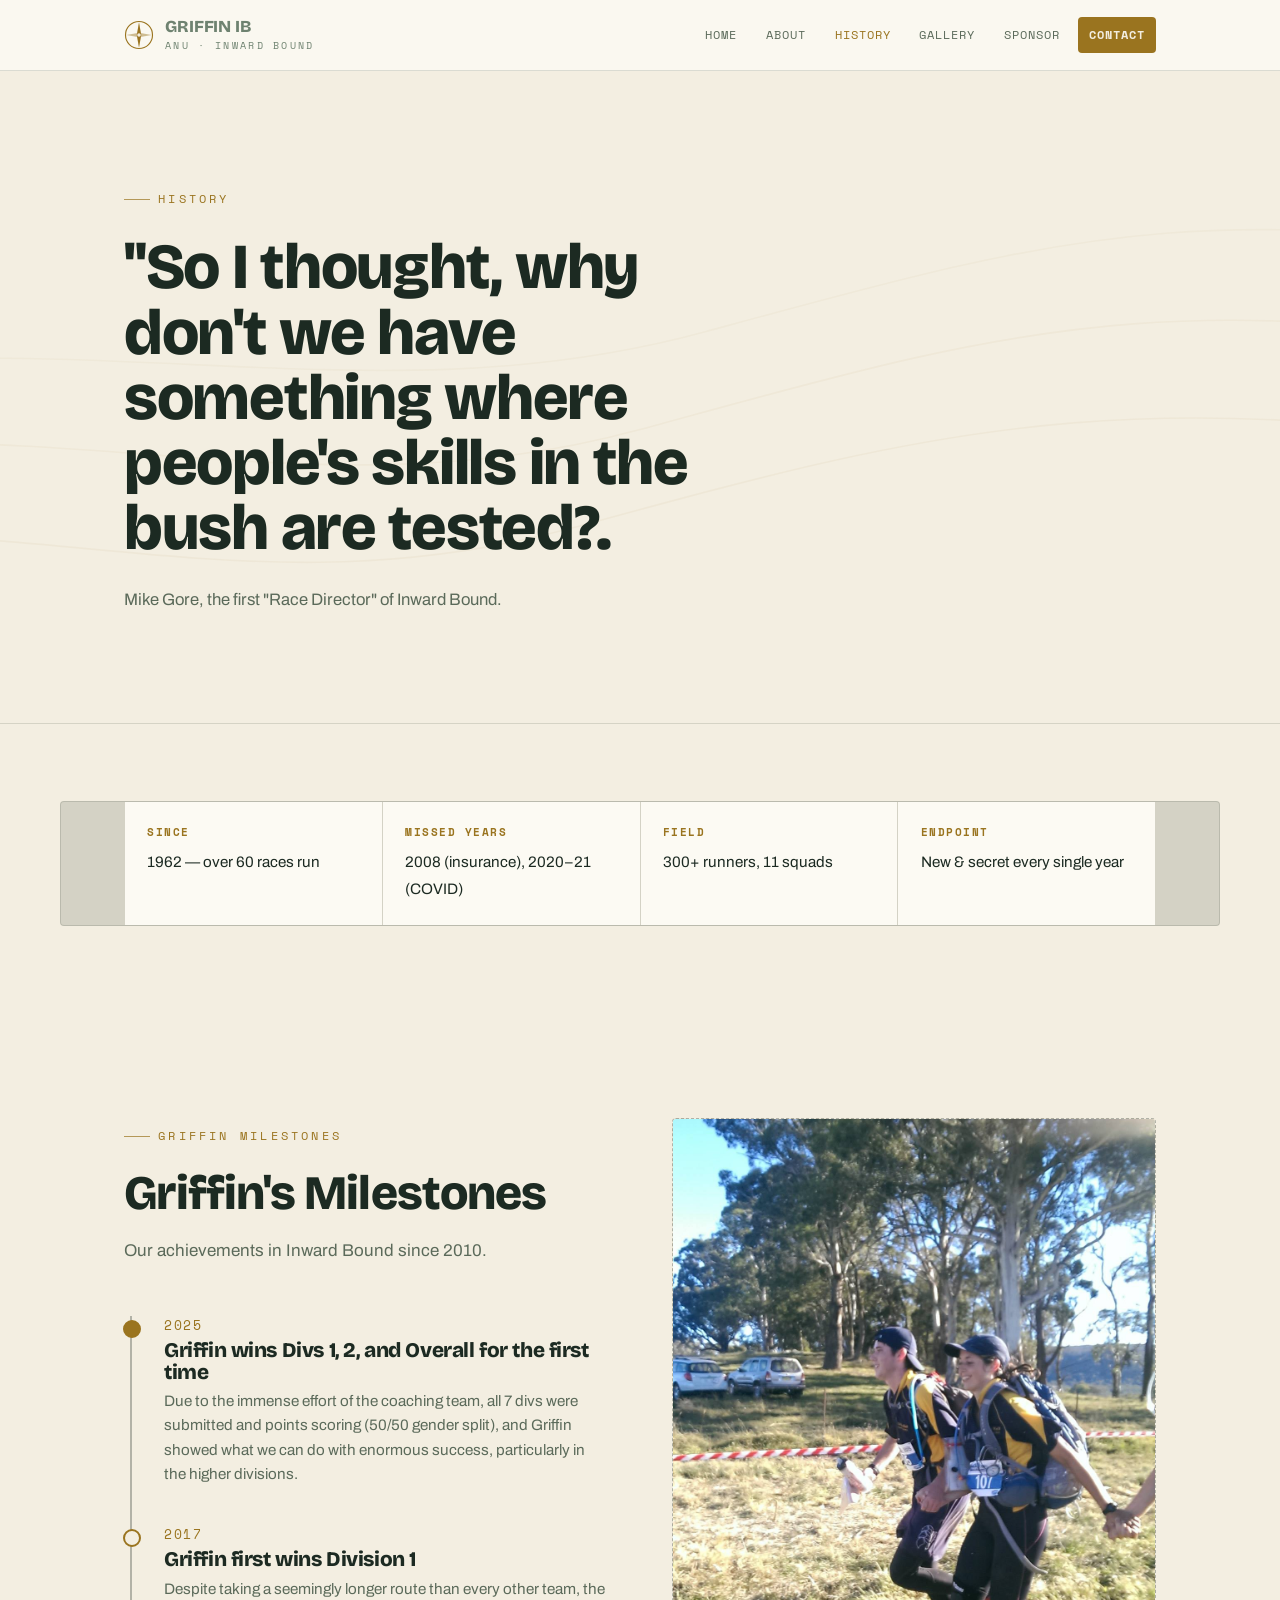
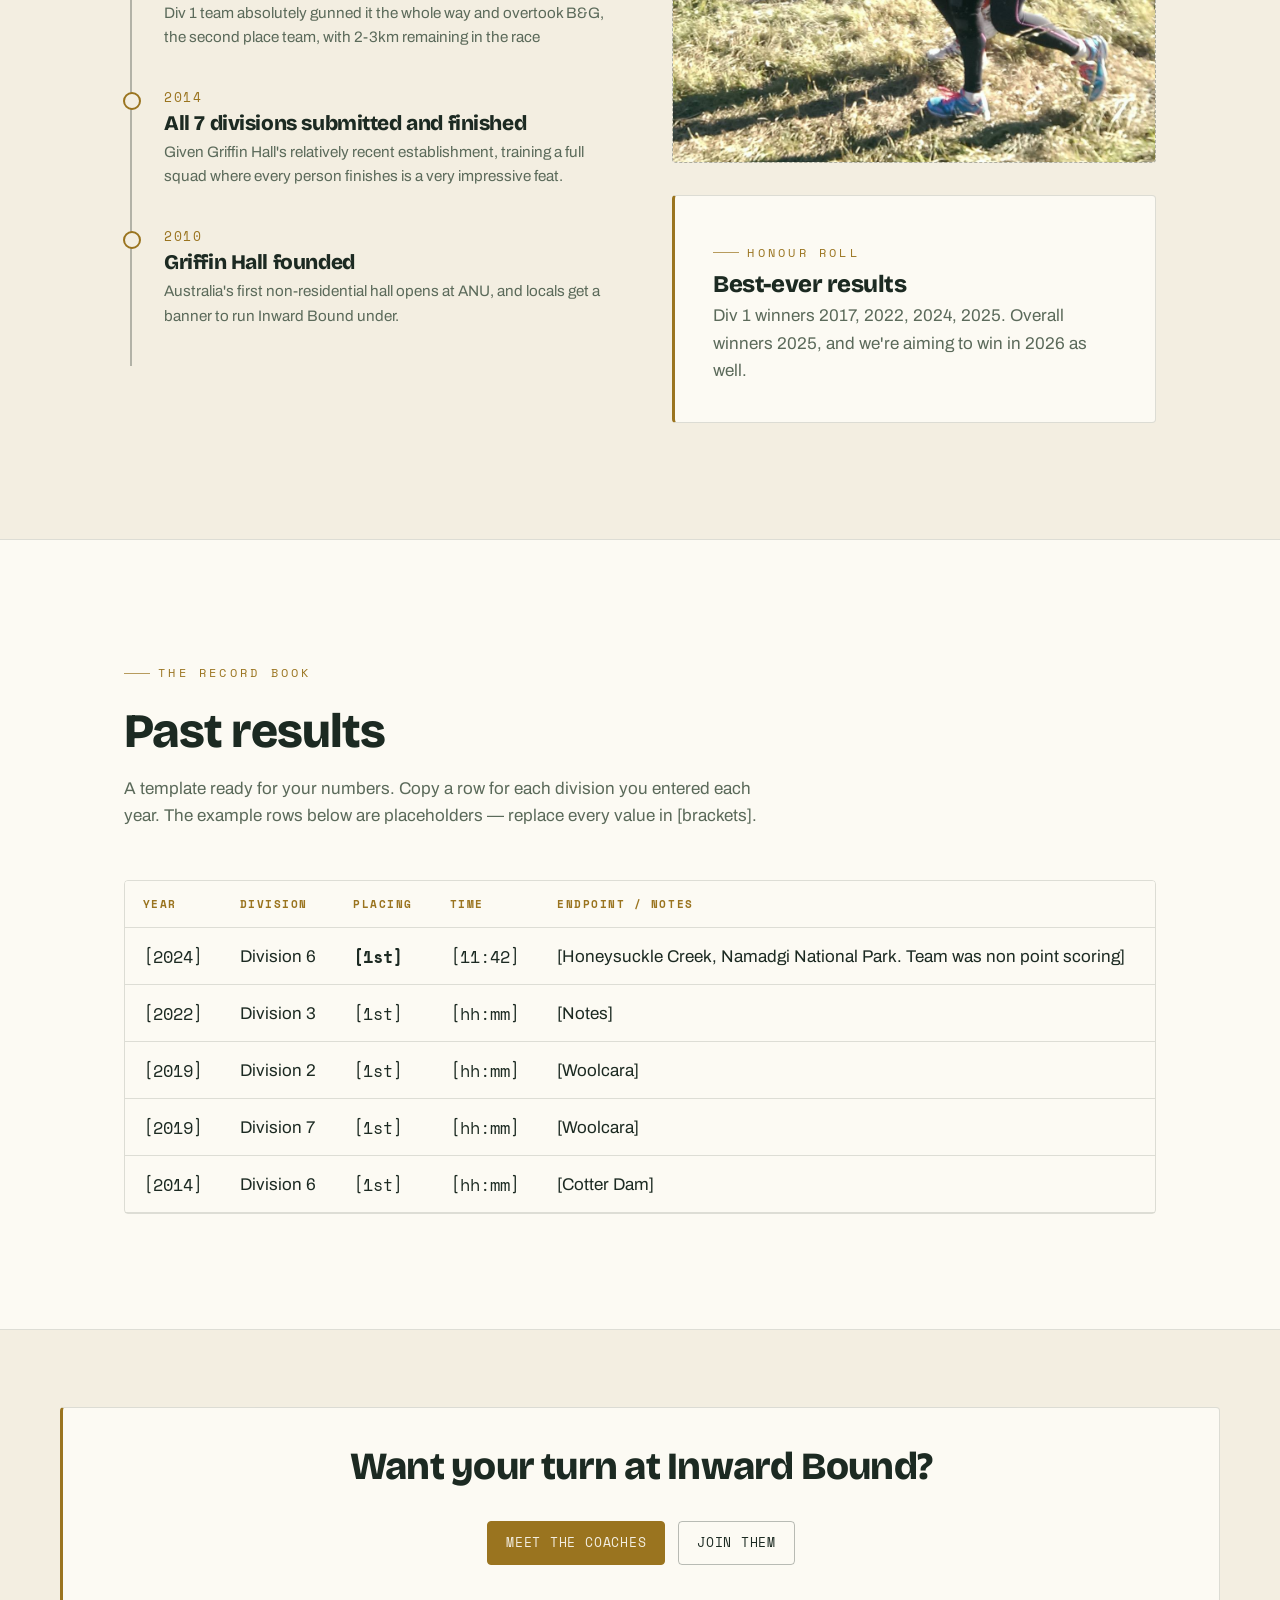
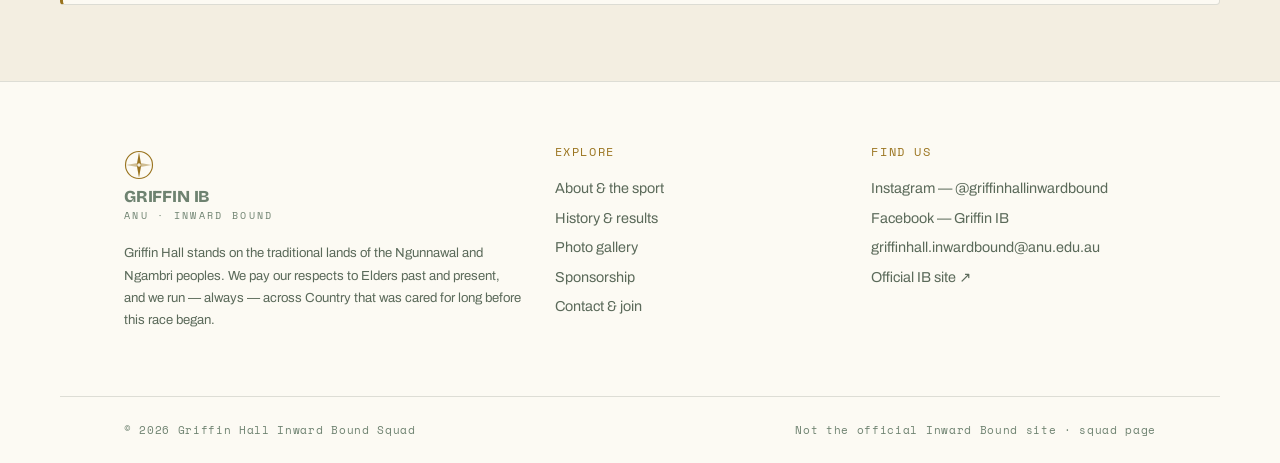
<file: history.html>
<!DOCTYPE html>
<!-- GRIFFIN HALL · INWARD BOUND — History. Fill the results TABLE and TIMELINE with your squad's real records ([BRACKETS]). -->
<html lang="en">
<head>
<meta charset="UTF-8">
<meta name="viewport" content="width=device-width, initial-scale=1">
<title>History &amp; Results — Griffin Hall Inward Bound</title>
<meta name="description" content="Griffin Hall's Inward Bound history and past results, set against six decades of the ANU race.">
<link rel="preconnect" href="https://fonts.googleapis.com">
<link rel="preconnect" href="https://fonts.gstatic.com" crossorigin>
<link href="https://fonts.googleapis.com/css2?family=Archivo:wght@400;500;600;700&family=Bricolage+Grotesque:opsz,wght@12..96,700;12..96,800&family=Space+Mono:wght@400;700&display=swap" rel="stylesheet">
<link rel="stylesheet" href="styles.css">
</head>
<body>
<a class="skip" href="#main">Skip to content</a>

<header class="site-head">
  <div class="wrap nav">
    <a class="brand" href="index.html" aria-label="Griffin Hall Inward Bound — home">
      <svg class="mark" viewBox="0 0 40 40" fill="none" aria-hidden="true"><circle cx="20" cy="20" r="18" stroke="var(--gold)" stroke-width="1.5"/><path d="M20 3 L23 20 L20 37 L17 20 Z" fill="var(--gold)"/><path d="M3 20 L20 17 L37 20 L20 23 Z" fill="var(--gold)" opacity="0.45"/><circle cx="20" cy="20" r="2.4" fill="var(--ink)"/></svg>
      <span><b>GRIFFIN IB</b><span>ANU · Inward Bound</span></span>
    </a>
    <button class="nav-toggle" aria-label="Menu" aria-expanded="false" aria-controls="nav-links">
      <svg width="20" height="20" viewBox="0 0 20 20" fill="none"><path d="M2 5h16M2 10h16M2 15h16" stroke="currentColor" stroke-width="1.6"/></svg>
    </button>
    <nav class="nav-links" id="nav-links">
      <a href="index.html">Home</a>
      <a href="about.html">About</a>
      <a href="history.html" class="active">History</a>
      <a href="gallery.html">Gallery</a>
      <a href="sponsors.html">Sponsor</a>
      <a href="contact.html" class="cta">Contact</a>
    </nav>
  </div>
</header>

<main id="main">

<section class="pagehead">
  <svg class="contour" viewBox="0 0 1200 400" preserveAspectRatio="xMidYMid slice" aria-hidden="true">
    <g fill="none" style="stroke:var(--gold)" stroke-width="1">
      <path d="M-40 300 C 200 250, 340 340, 560 280 S 920 180, 1240 250" opacity="0.10"/>
      <path d="M-40 250 C 220 190, 380 280, 600 220 S 940 120, 1240 190" opacity="0.09"/>
      <path d="M-40 200 C 240 140, 420 220, 640 160 S 960 70, 1240 130" opacity="0.08"/>
    </g>
  </svg>
  <div class="wrap">
    <span class="eyebrow">History</span>
    <h1>"So I thought, why don't we have something where people's skills in the bush are tested?.</h1>
    <p class="lede">Mike Gore, the first "Race Director" of Inward Bound.</p>
  </div>
</section>

<!-- ===== EVENT AT A GLANCE ===== -->
<section class="pad-sm">
  <div class="wrap facts">
    <div class="fact"><b>Since</b><span>1962 — over 60 races run</span></div>
    <div class="fact"><b>Missed years</b><span>2008 (insurance), 2020–21 (COVID)</span></div>
    <div class="fact"><b>Field</b><span>300+ runners, 11 squads</span></div>
    <div class="fact"><b>Endpoint</b><span>New &amp; secret every single year</span></div>
  </div>
</section>

<!-- ===== GRIFFIN TIMELINE ===== -->
<section class="pad">
  <div class="wrap grid cols-2" style="gap:clamp(28px,5vw,64px)">
    <div>
      <div class="sec-head">
        <span class="eyebrow">Griffin milestones</span>
        <h2>Griffin's Milestones</h2>
        <p>Our achievements in Inward Bound since 2010.</p>
      </div>
      <div class="timeline">
        <!-- Duplicate a .tl-item for each year. Add "win" to the class for a title year. -->
        <div class="tl-item win">
          <div class="tl-year">2025</div>
          <h3>Griffin wins Divs 1, 2, and Overall for the first time</h3>
          <p>Due to the immense effort of the coaching team, all 7 divs were submitted and points scoring (50/50 gender split), and Griffin showed what we can do with enormous success, particularly in the higher divisions.</p>
        </div>
        <div class="tl-item">
          <div class="tl-year">2017</div>
          <h3>Griffin first wins Division 1</h3>
          <p>Despite taking a seemingly longer route than every other team, the Div 1 team absolutely gunned it the whole way and overtook B&G, the second place team, with 2-3km remaining in the race</p>
        </div>
        <div class="tl-item">
          <div class="tl-year">2014</div>
          <h3>All 7 divisions submitted and finished</h3>
          <p>Given Griffin Hall's relatively recent establishment, training a full squad where every person finishes is a very impressive feat.</p>
        </div>
        <div class="tl-item">
          <div class="tl-year">2010</div>
          <h3>Griffin Hall founded</h3>
          <p>Australia's first non-residential hall opens at ANU, and locals get a banner to run Inward Bound under.</p>
        </div>
      </div>
    </div>
    <div>
      <div class="photo-slot tall"><svg width="30" height="30" viewBox="0 0 24 24" fill="none"><path d="M4 8h3l1.5-2h7L17 8h3v11H4z" stroke="currentColor" stroke-width="1.4"/><circle cx="12" cy="13" r="3.4" stroke="currentColor" stroke-width="1.4"/></svg><span class="ps-label"><img src="10956528_573400156096403_4464661491430242373_o.jpg" class="filled" alt="..."></span><span class="ps-sub">A great one from a past year</span></div>
      <div class="callout mt-2">
        <span class="eyebrow">Honour roll</span>
        <h2 style="font-size:1.5rem;margin:.6rem 0 .4rem">Best-ever results</h2>
        <p>Div 1 winners 2017, 2022, 2024, 2025. Overall winners 2025, and we're aiming to win in 2026 as well.</p>
      </div>
    </div>
  </div>
</section>

<!-- ===== RESULTS TABLE ===== -->
<section class="pad section-alt">
  <div class="wrap">
    <div class="sec-head">
      <span class="eyebrow">The record book</span>
      <h2>Past results</h2>
      <p>A template ready for your numbers. Copy a row for each division you entered each year. The example rows below are placeholders — replace every value in [brackets].</p>
    </div>
    <div class="table-scroll">
      <table class="results">
        <thead>
          <tr><th>Year</th><th>Division</th><th>Placing</th><th>Time</th><th>Endpoint / notes</th></tr>
        </thead>
        <tbody>
          <tr><td class="mono">[2024]</td><td>Division 6</td><td class="place medal">[1st]</td><td class="mono">[11:42]</td><td>[Honeysuckle Creek, Namadgi National Park. Team was non point scoring]</td></tr>
          <tr><td class="mono">[2022]</td><td>Division 3</td><td class="place">[1st]</td><td class="mono">[hh:mm]</td><td>[Notes]</td></tr>
          <tr><td class="mono">[2019]</td><td>Division 2</td><td class="place">[1st]</td><td class="mono">[hh:mm]</td><td>[Woolcara]</td></tr>
          <tr><td class="mono">[2019]</td><td>Division 7</td><td class="place">[1st]</td><td class="mono">[hh:mm]</td><td>[Woolcara]</td></tr>
          <tr><td class="mono">[2014]</td><td>Division 6</td><td class="place">[1st]</td><td class="mono">[hh:mm]</td><td>[Cotter Dam]</td></tr>
        </tbody>
      </table>
    </div>
   </div>
</section>

<!-- ===== CTA ===== -->
<section class="pad-sm">
  <div class="wrap callout center">
    <h2>Want your turn at Inward Bound?</h2>
    <div class="hero-cta" style="justify-content:center"><a href="about.html#coaches" class="btn solid">Meet the coaches</a><a href="contact.html" class="btn ghost">Join them</a></div>
  </div>
</section>

</main>

<footer class="site-foot">
  <div class="wrap foot-grid">
    <div>
      <a class="brand" href="index.html" style="margin-bottom:1rem"><svg class="mark" viewBox="0 0 40 40" fill="none" aria-hidden="true"><circle cx="20" cy="20" r="18" stroke="var(--gold)" stroke-width="1.5"/><path d="M20 3 L23 20 L20 37 L17 20 Z" fill="var(--gold)"/><path d="M3 20 L20 17 L37 20 L20 23 Z" fill="var(--gold)" opacity="0.45"/><circle cx="20" cy="20" r="2.4" fill="var(--ink)"/></svg><span><b>GRIFFIN IB</b><span>ANU · Inward Bound</span></span></a>
      <p class="acknowledgement">Griffin Hall stands on the traditional lands of the Ngunnawal and Ngambri peoples. We pay our respects to Elders past and present, and we run — always — across Country that was cared for long before this race began.</p>
    </div>
    <div>
      <h4>Explore</h4>
      <a href="about.html">About &amp; the sport</a>
      <a href="history.html">History &amp; results</a>
      <a href="gallery.html">Photo gallery</a>
      <a href="sponsors.html">Sponsorship</a>
      <a href="contact.html">Contact &amp; join</a>
    </div>
    <div>
      <h4>Find us</h4>
      <a href="#">Instagram — @griffinhallinwardbound</a>
      <a href="#">Facebook — Griffin IB</a>
      <a href="mailto:griffinhall.inwardbound@anu.edu.au">griffinhall.inwardbound@anu.edu.au</a>
      <a href="https://anuinwardbound.com" target="_blank" rel="noopener">Official IB site ↗</a>
    </div>
  </div>
  <div class="wrap foot-bottom">
    <p>© <span id="yr">2026</span> Griffin Hall Inward Bound Squad</p>
    <p>Not the official Inward Bound site · squad page</p>
  </div>
</footer>

<script src="app.js"></script>
<script>document.getElementById('yr').textContent=new Date().getFullYear();</script>
</body>
</html>
</file>
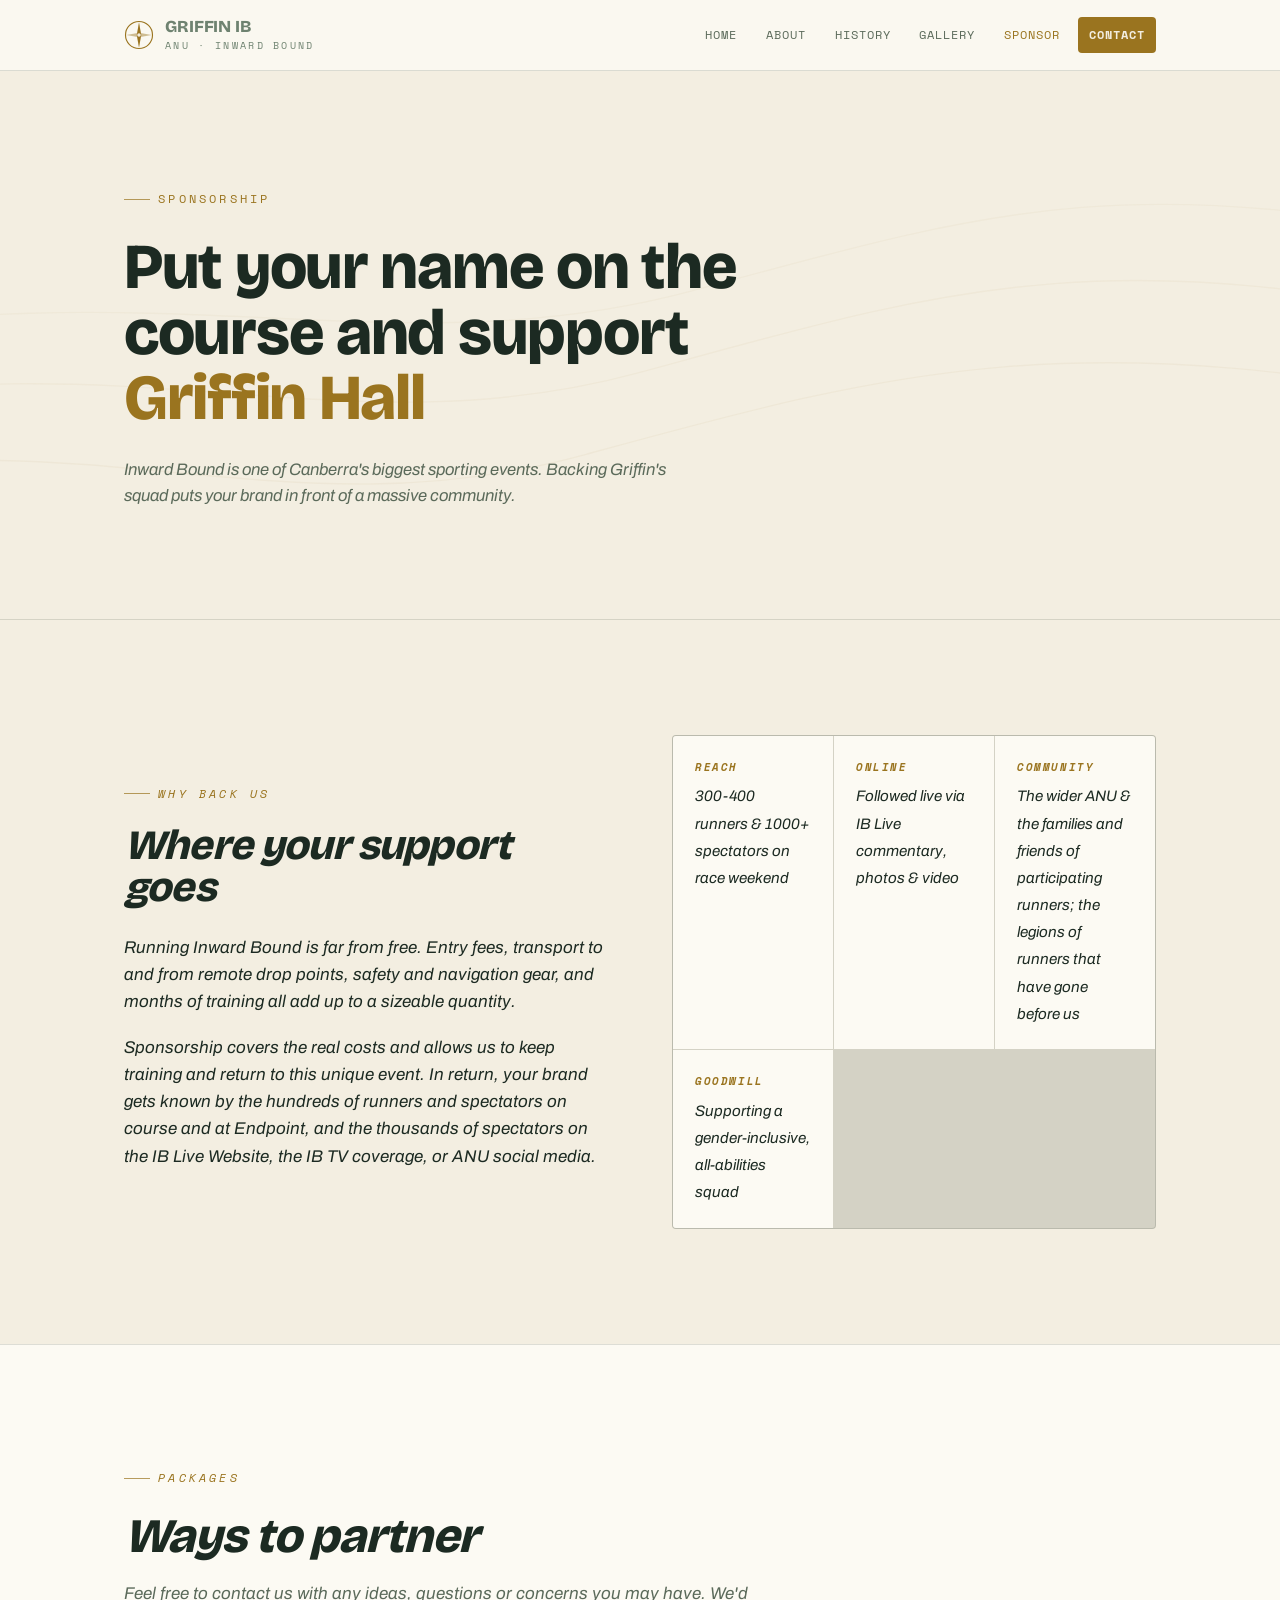
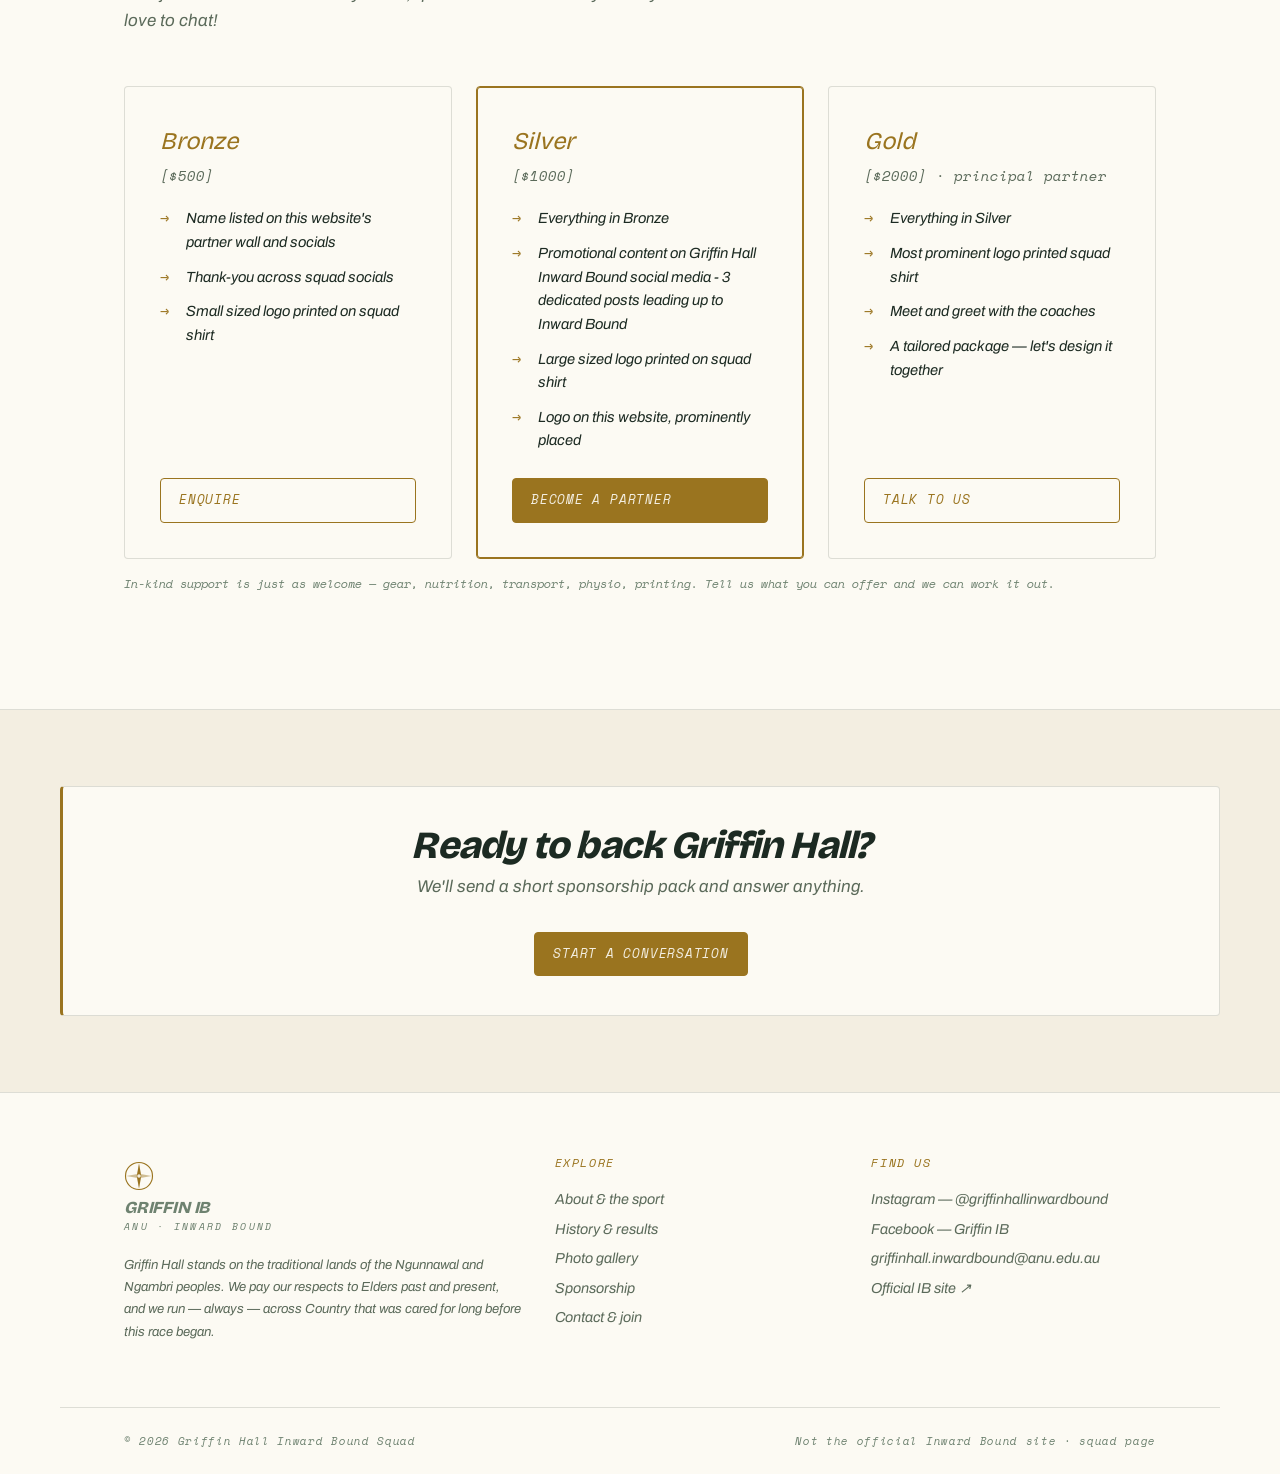
<file: sponsors.html>
<!DOCTYPE html>
<!-- GRIFFIN HALL · INWARD BOUND — Sponsors. Edit tier prices/benefits ([BRACKETS]). -->
<html lang="en">
<head>
<meta charset="UTF-8">
<meta name="viewport" content="width=device-width, initial-scale=1">
<title>Sponsorship — Griffin Hall Inward Bound</title>
<meta name="description" content="Back Griffin Hall's Inward Bound squad — sponsorship tiers and partnership options.">
<link rel="preconnect" href="https://fonts.googleapis.com">
<link rel="preconnect" href="https://fonts.gstatic.com" crossorigin>
<link href="https://fonts.googleapis.com/css2?family=Archivo:wght@400;500;600;700&family=Bricolage+Grotesque:opsz,wght@12..96,700;12..96,800&family=Space+Mono:wght@400;700&display=swap" rel="stylesheet">
<link rel="stylesheet" href="styles.css">
</head>
<body>
<a class="skip" href="#main">Skip to content</a>

<header class="site-head">
  <div class="wrap nav">
    <a class="brand" href="index.html" aria-label="Griffin Hall Inward Bound — home">
      <svg class="mark" viewBox="0 0 40 40" fill="none" aria-hidden="true"><circle cx="20" cy="20" r="18" stroke="var(--gold)" stroke-width="1.5"/><path d="M20 3 L23 20 L20 37 L17 20 Z" fill="var(--gold)"/><path d="M3 20 L20 17 L37 20 L20 23 Z" fill="var(--gold)" opacity="0.45"/><circle cx="20" cy="20" r="2.4" fill="var(--ink)"/></svg>
      <span><b>GRIFFIN IB</b><span>ANU · Inward Bound</span></span>
    </a>
    <button class="nav-toggle" aria-label="Menu" aria-expanded="false" aria-controls="nav-links">
      <svg width="20" height="20" viewBox="0 0 20 20" fill="none"><path d="M2 5h16M2 10h16M2 15h16" stroke="currentColor" stroke-width="1.6"/></svg>
    </button>
    <nav class="nav-links" id="nav-links">
      <a href="index.html">Home</a>
      <a href="about.html">About</a>
      <a href="history.html">History</a>
      <a href="gallery.html">Gallery</a>
      <a href="sponsors.html" class="active">Sponsor</a>
      <a href="contact.html" class="cta">Contact</a>
    </nav>
  </div>
</header>

<main id="main">

<section class="pagehead">
  <svg class="contour" viewBox="0 0 1200 400" preserveAspectRatio="xMidYMid slice" aria-hidden="true">
    <g fill="none" style="stroke:var(--gold)" stroke-width="1">
      <path d="M-40 300 C 200 250, 340 340, 560 280 S 920 180, 1240 250" opacity="0.10"/>
      <path d="M-40 250 C 220 190, 380 280, 600 220 S 940 120, 1240 190" opacity="0.09"/>
      <path d="M-40 200 C 240 140, 420 220, 640 160 S 960 70, 1240 130" opacity="0.08"/>
    </g>
  </svg>
  <div class="wrap">
    <span class="eyebrow">Sponsorship</span>
    <h1>Put your name on the course and support <em>Griffin Hall<em></h1>
    <p class="lede">Inward Bound is one of Canberra's biggest sporting events. Backing Griffin's squad puts your brand in front of a massive community.</p>
  </div>
</section>

<!-- ===== WHY ===== -->
<section class="pad">
  <div class="wrap grid cols-2" style="gap:clamp(28px,5vw,64px);align-items:center">
    <div class="prose">
      <span class="eyebrow">Why back us</span>
      <h2 style="font-size:clamp(1.8rem,4vw,2.6rem);margin:.5em 0 .6em">Where your support goes</h2>
      <p>Running Inward Bound is far from free. Entry fees, transport to and from remote drop points, safety and navigation gear, and months of training all add up to a sizeable quantity.</p>
      <p>Sponsorship covers the real costs and allows us to keep training and return to this unique event. In return, your brand gets known by the hundreds of runners and spectators on course and at Endpoint, and the thousands of spectators on the IB Live Website, the IB TV coverage, or ANU social media.</p>
    </div>
    <div class="facts">
      <div class="fact"><b>Reach</b><span>300-400 runners &amp; 1000+ spectators on race weekend</span></div>
      <div class="fact"><b>Online</b><span>Followed live via IB Live commentary, photos &amp; video</span></div>
      <div class="fact"><b>Community</b><span>The wider ANU &amp; the families and friends of participating runners; the legions of runners that have gone before us</span></div>
      <div class="fact"><b>Goodwill</b><span>Supporting a gender-inclusive, all-abilities squad</span></div>
    </div>
  </div>
</section>

<!-- ===== TIERS ===== -->
<section class="pad section-alt">
  <div class="wrap">
    <div class="sec-head">
      <span class="eyebrow">Packages</span>
      <h2>Ways to partner</h2>
      <p>Feel free to contact us with any ideas, questions or concerns you may have. We'd love to chat!</p>
    </div>
    <div class="grid cols-3">
      <div class="tier">
        <div class="tname">Bronze</div>
        <div class="tprice">[$500]</div>
        <ul>
          <li>Name listed on this website's partner wall and socials</li>
          <li>Thank-you across squad socials</li>
          <li>Small sized logo printed on squad shirt</li>
        </ul>
        <a href="contact.html" class="btn">Enquire</a>
      </div>
      <div class="tier feature">
        <div class="tname">Silver</div>
        <div class="tprice">[$1000]</div>
        <ul>
          <li>Everything in Bronze</li>
          <li>Promotional content on Griffin Hall Inward Bound social media - 3 dedicated posts leading up to Inward Bound</li>
          <li>Large sized logo printed on squad shirt</li>
          <li>Logo on this website, prominently placed</li>
        </ul>
        <a href="contact.html" class="btn solid">Become a partner</a>
      </div>
      <div class="tier">
        <div class="tname">Gold</div>
        <div class="tprice">[$2000] · principal partner</div>
        <ul>
          <li>Everything in Silver</li>
          <li>Most prominent logo printed squad shirt</li>
          <li>Meet and greet with the coaches</li>
          <li>A tailored package — let's design it together</li>
        </ul>
        <a href="contact.html" class="btn">Talk to us</a>
      </div>
    </div>
    <p class="mono" style="font-size:.72rem;color:var(--sage);margin-top:1rem">In-kind support is just as welcome — gear, nutrition, transport, physio, printing. Tell us what you can offer and we can work it out.</p>
  </div>
</section>

<!-- ===== CTA ===== -->
<section class="pad-sm">
  <div class="wrap callout center">
    <h2>Ready to back Griffin Hall?</h2>
    <p style="margin-inline:auto">We'll send a short sponsorship pack and answer anything.</p>
    <a href="contact.html" class="btn solid mt-2">Start a conversation</a>
  </div>
</section>

</main>

<footer class="site-foot">
  <div class="wrap foot-grid">
    <div>
      <a class="brand" href="index.html" style="margin-bottom:1rem"><svg class="mark" viewBox="0 0 40 40" fill="none" aria-hidden="true"><circle cx="20" cy="20" r="18" stroke="var(--gold)" stroke-width="1.5"/><path d="M20 3 L23 20 L20 37 L17 20 Z" fill="var(--gold)"/><path d="M3 20 L20 17 L37 20 L20 23 Z" fill="var(--gold)" opacity="0.45"/><circle cx="20" cy="20" r="2.4" fill="var(--ink)"/></svg><span><b>GRIFFIN IB</b><span>ANU · Inward Bound</span></span></a>
      <p class="acknowledgement">Griffin Hall stands on the traditional lands of the Ngunnawal and Ngambri peoples. We pay our respects to Elders past and present, and we run — always — across Country that was cared for long before this race began.</p>
    </div>
    <div>
      <h4>Explore</h4>
      <a href="about.html">About &amp; the sport</a>
      <a href="history.html">History &amp; results</a>
      <a href="gallery.html">Photo gallery</a>
      <a href="sponsors.html">Sponsorship</a>
      <a href="contact.html">Contact &amp; join</a>
    </div>
    <div>
      <h4>Find us</h4>
      <a href="#">Instagram — @griffinhallinwardbound</a>
      <a href="#">Facebook — Griffin IB</a>
      <a href="mailto:griffinhall.inwardbound@anu.edu.au">griffinhall.inwardbound@anu.edu.au</a>
      <a href="https://anuinwardbound.com" target="_blank" rel="noopener">Official IB site ↗</a>
    </div>
  </div>
  <div class="wrap foot-bottom">
    <p>© <span id="yr">2026</span> Griffin Hall Inward Bound Squad</p>
    <p>Not the official Inward Bound site · squad page</p>
  </div>
</footer>

<script src="app.js"></script>
<script>document.getElementById('yr').textContent=new Date().getFullYear();</script>
</body>
</html>
</file>
<file: styles.css>
/* ============================================================
   GRIFFIN HALL · INWARD BOUND
   Shared stylesheet
   Design language: navigation by day — topographic
   contour lines, a route drawn from the blindfolded drop to
   the secret Endpoint. Deep griffin gold on map paper.
   ============================================================ */

/* ---- Design tokens ---------------------------------------- */
:root{
  --ink:      #F3EEE1;   /* map paper by day (page)  */
  --ink-2:    #FCFAF3;   /* raised surface / cards   */
  --ink-3:    #E9E2D0;   /* deeper sand / hover      */
  --line:     rgba(28,42,34,0.14);
  --line-strong: rgba(28,42,34,0.30);
  --paper:    #1C2A22;   /* eucalyptus ink (text)    */
  --paper-dim:#5B6A5A;   /* muted sage secondary     */
  --gold:     #9A741F;   /* deep griffin gold        */
  --gold-soft:#8A671A;
  --route:    #C24A2C;   /* route line / Endpoint    */
  --sage:     #6E8270;

  --font-display: "Bricolage Grotesque", "Archivo", sans-serif;
  --font-body:    "Archivo", system-ui, sans-serif;
  --font-mono:    "Space Mono", ui-monospace, monospace;

  --wrap: 1160px;
  --gutter: clamp(20px, 5vw, 64px);
  --radius: 4px;
}

/* ---- Reset ------------------------------------------------- */
*{ box-sizing:border-box; margin:0; padding:0; }
html{ scroll-behavior:smooth; -webkit-text-size-adjust:100%; }
body{
  font-family:var(--font-body);
  background:var(--ink);
  color:var(--paper);
  line-height:1.6;
  font-size:clamp(15px,0.5vw + 14px,17px);
  overflow-x:hidden;
  -webkit-font-smoothing:antialiased;
}
img{ max-width:100%; display:block; }
a{ color:inherit; text-decoration:none; }
::selection{ background:var(--gold); color:var(--ink); }

/* ---- Type -------------------------------------------------- */
h1,h2,h3,h4{ font-family:var(--font-display); font-weight:800; line-height:1.02; letter-spacing:-0.02em; }
.eyebrow{
  font-family:var(--font-mono);
  font-size:.72rem;
  letter-spacing:.28em;
  text-transform:uppercase;
  color:var(--gold);
  display:inline-flex;
  align-items:center;
  gap:.7em;
}
.eyebrow::before{
  content:""; width:26px; height:1px; background:var(--gold); opacity:.7;
}
.mono{ font-family:var(--font-mono); }

/* ---- Layout ------------------------------------------------ */
.wrap{ width:100%; max-width:var(--wrap); margin-inline:auto; padding-inline:var(--gutter); }
section{ position:relative; scroll-margin-top:84px; }
.pad{ padding-block:clamp(64px,9vw,120px); }
.pad-sm{ padding-block:clamp(48px,6vw,80px); }

/* ---- Skip link --------------------------------------------- */
.skip{
  position:absolute; left:-999px; top:0; z-index:100;
  background:var(--gold); color:var(--ink); padding:.6em 1em; border-radius:var(--radius);
  font-family:var(--font-mono); font-size:.8rem;
}
.skip:focus{ left:12px; top:12px; }

/* ---- Header / nav ------------------------------------------ */
.site-head{
  position:sticky; top:0; z-index:50;
  background:rgba(252,250,243,.82);
  backdrop-filter:blur(10px);
  border-bottom:1px solid var(--line);
}
.nav{
  display:flex; align-items:center; justify-content:space-between;
  gap:1rem; height:70px;
}
.brand{ display:flex; align-items:center; gap:.7rem; }
.brand .mark{ width:30px; height:30px; flex:0 0 auto; }
.brand b{
  font-family:var(--font-display); font-weight:800; letter-spacing:-.01em;
  font-size:1.05rem; line-height:1;
}
.brand span{
  display:block; font-family:var(--font-mono); font-size:.6rem;
  letter-spacing:.24em; color:var(--sage); text-transform:uppercase; margin-top:2px;
}
.nav-links{ display:flex; align-items:center; gap:.4rem; }
.nav-links a{
  font-family:var(--font-mono); font-size:.78rem; letter-spacing:.08em; text-transform:uppercase;
  color:var(--paper-dim); padding:.5rem .7rem; border-radius:var(--radius); transition:color .2s, background .2s;
}
.nav-links a:hover{ color:var(--paper); }
.nav-links a.active{ color:var(--gold); }
.nav-links a.cta{
  color:var(--ink); background:var(--gold); font-weight:700;
}
.nav-links a.cta:hover{ background:var(--paper); }
.nav-toggle{
  display:none; background:none; border:1px solid var(--line-strong); color:var(--paper);
  width:44px; height:40px; border-radius:var(--radius); cursor:pointer;
}
.nav-toggle svg{ margin:auto; }

/* ---- Buttons ----------------------------------------------- */
.btn{
  display:inline-flex; align-items:center; gap:.6em;
  font-family:var(--font-mono); font-size:.8rem; letter-spacing:.06em; text-transform:uppercase;
  padding:.85em 1.4em; border-radius:var(--radius);
  border:1px solid var(--gold); color:var(--gold);
  transition:background .2s, color .2s, transform .1s;
  cursor:pointer; background:none;
}
.btn:hover{ background:var(--gold); color:var(--ink); }
.btn:active{ transform:translateY(1px); }
.btn.solid{ background:var(--gold); color:var(--ink); }
.btn.solid:hover{ background:var(--paper); border-color:var(--paper); }
.btn.ghost{ border-color:var(--line-strong); color:var(--paper); }
.btn.ghost:hover{ background:var(--ink-3); color:var(--paper); }

/* ---- Focus ------------------------------------------------- */
a:focus-visible, button:focus-visible, input:focus-visible, textarea:focus-visible, select:focus-visible{
  outline:2px solid var(--gold); outline-offset:3px;
}

/* ---- Hero -------------------------------------------------- */
.hero{ position:relative; overflow:hidden; border-bottom:1px solid var(--line); }
.hero-svg{ position:absolute; inset:0; width:100%; height:100%; z-index:0; }
.hero-inner{
  position:relative; z-index:2;
  padding-block:clamp(70px,13vw,150px);
  max-width:760px;
}
.hero h1{
  font-size:clamp(2.6rem,8vw,5.6rem);
  margin:.35em 0 .5em;
}
.hero h1 em{ font-style:normal; color:var(--gold); }
.hero .lede{ font-size:clamp(1.05rem,1.4vw,1.3rem); color:var(--paper-dim); max-width:52ch; }
.hero-cta{ display:flex; flex-wrap:wrap; gap:.8rem; margin-top:2.2rem; }

/* route draw animation */
.route-line{
  stroke-dasharray:2400; stroke-dashoffset:2400;
  animation:draw 3.4s cubic-bezier(.7,0,.3,1) .3s forwards;
}
@keyframes draw{ to{ stroke-dashoffset:0; } }
.pulse{ transform-origin:center; animation:pulse 2.6s ease-in-out infinite; }
@keyframes pulse{ 0%,100%{ opacity:.35; } 50%{ opacity:1; } }

/* ---- Stat row ---------------------------------------------- */
.stats{
  display:grid; grid-template-columns:repeat(auto-fit,minmax(150px,1fr));
  border-top:1px solid var(--line);
}
.stat{ padding:1.5rem 1.4rem; border-right:1px solid var(--line); }
.stat:first-child{ padding-left:0; }
.stat:last-child{ border-right:none; }
.stat b{ font-family:var(--font-display); font-size:clamp(1.8rem,3vw,2.6rem); color:var(--gold); display:block; line-height:1; }
.stat span{ font-family:var(--font-mono); font-size:.68rem; letter-spacing:.16em; text-transform:uppercase; color:var(--paper-dim); }

/* ---- Section heading -------------------------------------- */
.sec-head{ max-width:640px; margin-bottom:clamp(2rem,4vw,3.2rem); }
.sec-head h2{ font-size:clamp(1.9rem,4.4vw,3rem); margin:.5em 0 .4em; }
.sec-head p{ color:var(--paper-dim); }
.section-alt{ background:var(--ink-2); border-block:1px solid var(--line); }

/* ---- Contour divider (thin decorative rule) --------------- */
.divider{ height:60px; opacity:.5; }
.divider svg{ width:100%; height:100%; }

/* ---- Interior page header ---------------------------------- */
.pagehead{ position:relative; overflow:hidden; border-bottom:1px solid var(--line); padding-block:clamp(56px,9vw,110px); }
.pagehead .contour{ position:absolute; inset:0; width:100%; height:100%; z-index:0; opacity:.5; }
.pagehead .wrap{ position:relative; z-index:2; }
.pagehead h1{ font-size:clamp(2.2rem,6vw,4rem); margin:.4em 0 .4em; max-width:16ch; }
.pagehead h1 em{ font-style:normal; color:var(--gold); }
.pagehead .lede{ color:var(--paper-dim); max-width:56ch; font-size:clamp(1rem,1.3vw,1.2rem); }

/* ---- Facts strip ------------------------------------------ */
.facts{ display:grid; grid-template-columns:repeat(auto-fit,minmax(160px,1fr)); gap:1px; background:var(--line); border:1px solid var(--line); border-radius:var(--radius); overflow:hidden; }
.fact{ background:var(--ink-2); padding:1.4rem; }
.fact b{ display:block; font-family:var(--font-mono); font-size:.68rem; letter-spacing:.14em; text-transform:uppercase; color:var(--gold); margin-bottom:.4rem; }
.fact span{ color:var(--paper); font-size:.95rem; }

/* ---- Prose ------------------------------------------------- */
.prose p{ margin-bottom:1.1em; max-width:64ch; color:var(--paper); }
.prose p.dim{ color:var(--paper-dim); }
.prose h3{ font-size:1.35rem; margin:1.8em 0 .5em; color:var(--paper); }

/* ---- Cards ------------------------------------------------- */
.grid{ display:grid; gap:clamp(16px,2vw,24px); }
.cols-2{ grid-template-columns:repeat(2,1fr); }
.cols-3{ grid-template-columns:repeat(3,1fr); }
.cols-4{ grid-template-columns:repeat(4,1fr); }
.card{
  background:var(--ink-2); border:1px solid var(--line); border-radius:var(--radius);
  padding:clamp(1.3rem,2.4vw,2rem); transition:border-color .2s, transform .2s;
}
.card:hover{ border-color:var(--line-strong); }
.card .num{ font-family:var(--font-mono); font-size:.75rem; color:var(--gold); letter-spacing:.14em; }
.card h3{ font-size:1.25rem; margin:.5em 0 .4em; }
.card p{ color:var(--paper-dim); font-size:.95rem; }

/* ---- Photo slots (replaceable) ---------------------------- */
.photo-slot{
  position:relative; border:1.5px dashed var(--line-strong); border-radius:var(--radius);
  background:
    linear-gradient(var(--ink-3),var(--ink-3)) padding-box,
    repeating-linear-gradient(45deg,rgba(120,95,30,.07) 0 10px,transparent 10px 20px);
  display:flex; flex-direction:column; align-items:center; justify-content:center;
  text-align:center; padding:1.4rem; color:var(--sage); overflow:hidden;
  aspect-ratio:4/3;
}
.photo-slot.wide{ aspect-ratio:16/7; }
.photo-slot.tall{ aspect-ratio:3/4; }
.photo-slot.square{ aspect-ratio:1/1; }
.photo-slot svg{ opacity:.6; margin-bottom:.6rem; }
.photo-slot .ps-label{ font-family:var(--font-mono); font-size:.72rem; letter-spacing:.1em; text-transform:uppercase; color:var(--gold); }
.photo-slot .ps-sub{ font-family:var(--font-mono); font-size:.64rem; color:var(--sage); margin-top:.3rem; }
/* When a real <img> is dropped in, it fills the frame: give img the class .filled */
.photo-slot img.filled{ position:absolute; inset:0; width:100%; height:100%; object-fit:cover; }

/* ---- Gallery ---------------------------------------------- */
.gal{ display:flex; flex-direction:column; gap:.7rem; }
.gal figcaption{ font-family:var(--font-mono); font-size:.72rem; letter-spacing:.06em; color:var(--paper-dim); }
.gal-masonry{ columns:3; column-gap:clamp(16px,2vw,24px); }
.gal-masonry > *{ break-inside:avoid; margin-bottom:clamp(16px,2vw,24px); }
@media (max-width:860px){ .gal-masonry{ columns:2; } }
@media (max-width:560px){ .gal-masonry{ columns:1; } }

/* ---- Timeline (history) ----------------------------------- */
.timeline{ border-left:2px solid var(--line-strong); margin-left:6px; }
.tl-item{ position:relative; padding:0 0 2.4rem 2rem; }
.tl-item::before{
  content:""; position:absolute; left:-9px; top:4px; width:14px; height:14px;
  border-radius:50%; background:var(--ink); border:2px solid var(--gold);
}
.tl-item.win::before{ background:var(--gold); }
.tl-year{ font-family:var(--font-mono); font-size:.8rem; color:var(--gold); letter-spacing:.12em; }
.tl-item h3{ font-size:1.3rem; margin:.2em 0 .3em; }
.tl-item p{ color:var(--paper-dim); font-size:.95rem; max-width:60ch; }

/* ---- Results table ---------------------------------------- */
.table-scroll{ overflow-x:auto; border:1px solid var(--line); border-radius:var(--radius); }
table.results{ width:100%; border-collapse:collapse; min-width:560px; }
table.results th, table.results td{ padding:.9rem 1.1rem; text-align:left; border-bottom:1px solid var(--line); }
table.results thead th{
  font-family:var(--font-mono); font-size:.68rem; letter-spacing:.14em; text-transform:uppercase;
  color:var(--gold); background:var(--ink-2);
}
table.results tbody tr:hover{ background:var(--ink-2); }
table.results td.place{ font-family:var(--font-mono); color:var(--paper); }
table.results .medal{ color:var(--gold); font-weight:700; }

/* ---- Division blocks (squad) ------------------------------ */
.div-block{ border:1px solid var(--line); border-radius:var(--radius); overflow:hidden; margin-bottom:clamp(20px,3vw,32px); }
.div-head{
  display:flex; align-items:baseline; gap:1rem; flex-wrap:wrap;
  padding:1.1rem clamp(1.1rem,2.4vw,1.8rem); background:var(--ink-2); border-bottom:1px solid var(--line);
}
.div-head .dtag{ font-family:var(--font-display); font-size:1.4rem; color:var(--gold); }
.div-head .dmeta{ font-family:var(--font-mono); font-size:.72rem; letter-spacing:.1em; text-transform:uppercase; color:var(--paper-dim); }
.runners{ display:grid; grid-template-columns:repeat(4,1fr); gap:1px; background:var(--line); }
.runner{ background:var(--ink); padding:1rem; }
.runner .photo-slot{ aspect-ratio:1/1; margin-bottom:.7rem; }
.runner b{ font-size:.98rem; }
.runner span{ display:block; font-family:var(--font-mono); font-size:.68rem; color:var(--sage); letter-spacing:.06em; }

/* ---- Coaches ---------------------------------------------- */
.coach{ text-align:left; }
.coach .photo-slot{ aspect-ratio:1/1; margin-bottom:.9rem; }
.coach b{ font-size:1.05rem; }
.coach .role{ font-family:var(--font-mono); font-size:.72rem; letter-spacing:.1em; text-transform:uppercase; color:var(--gold); }
.coach p{ font-size:.9rem; color:var(--paper-dim); margin-top:.5rem; }

/* ---- Countdown -------------------------------------------- */
.countdown{ display:flex; gap:clamp(10px,2vw,20px); flex-wrap:wrap; margin-top:1.6rem; }
.cd-unit{ text-align:center; min-width:70px; }
.cd-unit b{ font-family:var(--font-display); font-size:clamp(2rem,5vw,3.2rem); color:var(--paper); display:block; line-height:1; }
.cd-unit span{ font-family:var(--font-mono); font-size:.64rem; letter-spacing:.16em; text-transform:uppercase; color:var(--paper-dim); }

/* ---- Sponsor tiers ---------------------------------------- */
.tier{ border:1px solid var(--line); border-radius:var(--radius); padding:clamp(1.4rem,3vw,2.2rem); background:var(--ink-2); display:flex; flex-direction:column; }
.tier.feature{ border-color:var(--gold); box-shadow:0 0 0 1px var(--gold) inset; }
.tier .tname{ font-family:var(--font-display); font-size:1.5rem; color:var(--gold); }
.tier .tprice{ font-family:var(--font-mono); font-size:.85rem; color:var(--paper-dim); margin:.4rem 0 1.2rem; }
.tier ul{ list-style:none; display:flex; flex-direction:column; gap:.7rem; flex:1; }
.tier li{ padding-left:1.6rem; position:relative; font-size:.92rem; color:var(--paper); }
.tier li::before{ content:"→"; position:absolute; left:0; color:var(--gold); font-family:var(--font-mono); }
.tier .btn{ margin-top:1.6rem; }

.logo-wall{ display:grid; grid-template-columns:repeat(auto-fill,minmax(150px,1fr)); gap:1px; background:var(--line); border:1px solid var(--line); border-radius:var(--radius); overflow:hidden; }
.logo-cell{ background:var(--ink-2); aspect-ratio:3/2; display:flex; align-items:center; justify-content:center; color:var(--sage); font-family:var(--font-mono); font-size:.7rem; letter-spacing:.08em; text-align:center; padding:1rem; }

/* ---- Forms (contact) -------------------------------------- */
.field{ display:flex; flex-direction:column; gap:.4rem; margin-bottom:1.1rem; }
.field label{ font-family:var(--font-mono); font-size:.72rem; letter-spacing:.1em; text-transform:uppercase; color:var(--gold); }
.field input, .field textarea, .field select{
  background:var(--ink); border:1px solid var(--line-strong); border-radius:var(--radius);
  color:var(--paper); padding:.8rem .9rem; font-family:var(--font-body); font-size:1rem;
}
.field textarea{ resize:vertical; min-height:130px; }
.contact-list{ list-style:none; display:flex; flex-direction:column; gap:1.3rem; }
.contact-list li b{ display:block; font-family:var(--font-mono); font-size:.72rem; letter-spacing:.12em; text-transform:uppercase; color:var(--gold); margin-bottom:.25rem; }
.contact-list li a, .contact-list li span{ color:var(--paper); }

/* ---- Callout ---------------------------------------------- */
.callout{
  border:1px solid var(--line); border-left:3px solid var(--gold);
  background:var(--ink-2); border-radius:var(--radius); padding:clamp(1.4rem,3vw,2.4rem);
}
.callout h2{ font-size:clamp(1.6rem,3.4vw,2.4rem); margin-bottom:.5rem; }
.callout p{ color:var(--paper-dim); max-width:56ch; }

/* ---- Footer ------------------------------------------------ */
.site-foot{ border-top:1px solid var(--line); background:var(--ink-2); }
.foot-grid{ display:grid; grid-template-columns:1.4fr 1fr 1fr; gap:2rem; padding-block:clamp(40px,5vw,64px); }
.foot-grid h4{ font-family:var(--font-mono); font-size:.72rem; letter-spacing:.14em; text-transform:uppercase; color:var(--gold); font-weight:400; margin-bottom:1rem; }
.foot-grid a{ display:block; color:var(--paper-dim); font-size:.9rem; padding:.2rem 0; }
.foot-grid a:hover{ color:var(--paper); }
.foot-bottom{ border-top:1px solid var(--line); padding-block:1.5rem; display:flex; justify-content:space-between; gap:1rem; flex-wrap:wrap; }
.foot-bottom p{ font-family:var(--font-mono); font-size:.7rem; color:var(--sage); letter-spacing:.06em; }
.acknowledgement{ font-size:.82rem; color:var(--paper-dim); max-width:60ch; line-height:1.7; }

/* ---- Utility ---------------------------------------------- */
.center{ text-align:center; }
.mt-1{ margin-top:1rem; } .mt-2{ margin-top:2rem; } .mt-3{ margin-top:3rem; }
.max-60{ max-width:60ch; }

/* ============================================================
   RESPONSIVE
   ============================================================ */
@media (max-width:860px){
  .cols-3,.cols-4{ grid-template-columns:repeat(2,1fr); }
  .runners{ grid-template-columns:repeat(2,1fr); }
  .foot-grid{ grid-template-columns:1fr 1fr; }
  .nav-links{
    position:fixed; inset:70px 0 auto 0; flex-direction:column; align-items:stretch;
    background:var(--ink-2); border-bottom:1px solid var(--line); padding:1rem var(--gutter);
    gap:.2rem; transform:translateY(-120%); transition:transform .3s ease; z-index:40;
  }
  .nav-links.open{ transform:translateY(0); }
  .nav-links a{ padding:.9rem .4rem; font-size:.9rem; border-bottom:1px solid var(--line); }
  .nav-links a.cta{ text-align:center; margin-top:.5rem; border-bottom:none; }
  .nav-toggle{ display:flex; }
}
@media (max-width:560px){
  .cols-2,.cols-3,.cols-4{ grid-template-columns:1fr; }
  .runners{ grid-template-columns:repeat(2,1fr); }
  .foot-grid{ grid-template-columns:1fr; }
  .stat{ border-right:none; border-bottom:1px solid var(--line); }
}

/* ---- Reduced motion --------------------------------------- */
@media (prefers-reduced-motion:reduce){
  html{ scroll-behavior:auto; }
  .route-line{ animation:none; stroke-dashoffset:0; }
  .pulse{ animation:none; opacity:.8; }
  *{ transition:none !important; }
}
</file>
